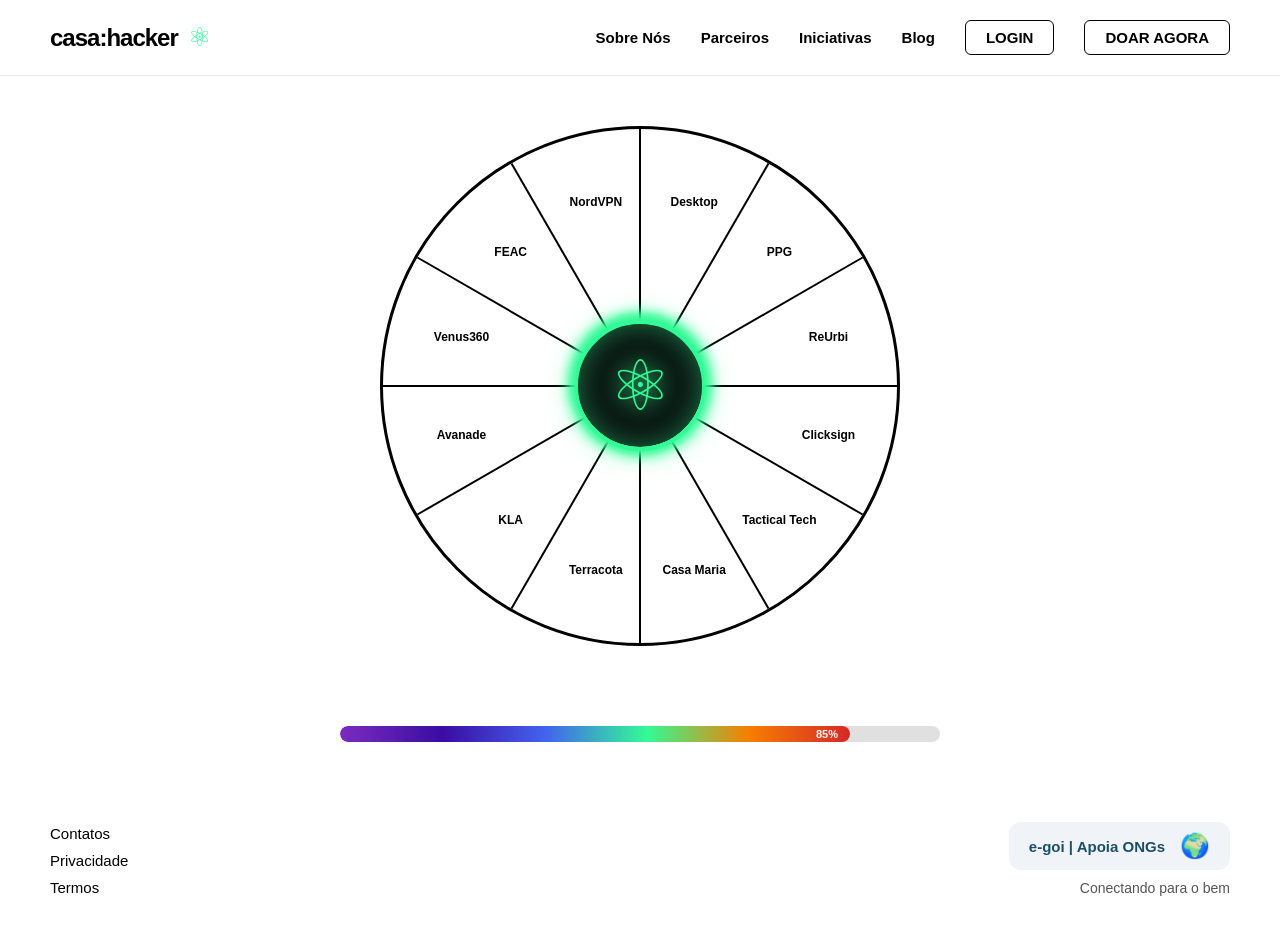
<file: index.html>
<!DOCTYPE html>
<html lang="pt-BR">
<head>
    <meta charset="UTF-8">
    <meta name="viewport" content="width=device-width, initial-scale=1.0">
    <title>casa:hacker - Loading Screen</title>
    <style>
        /* Estilos Globais */
        * {
            margin: 0;
            padding: 0;
            box-sizing: border-box;
            font-family: 'Segoe UI', Roboto, Helvetica, Arial, sans-serif;
        }

        body {
            background-color: #ffffff;
            color: #000000;
            display: flex;
            flex-direction: column;
            min-height: 100vh;
            overflow-x: hidden; /* Evita rolagem horizontal por causa do pulso */
        }

        /* Cabeçalho (Header) */
        header {
            display: flex;
            justify-content: space-between;
            align-items: center;
            padding: 20px 50px;
            border-bottom: 1px solid #eaeaea;
            position: relative;
            z-index: 20;
            background: #fff;
        }

        .logo-casa-hacker {
            font-size: 24px;
            font-weight: 900;
            letter-spacing: -1px;
            display: flex;
            align-items: center;
            gap: 10px;
        }

        .logo-casa-hacker::after {
            content: "⚛";
            color: #32FA96;
            font-size: 26px;
            font-weight: normal;
        }

        .nav-links {
            display: flex;
            align-items: center;
            gap: 30px;
        }

        .nav-links a {
            text-decoration: none;
            color: #000000;
            font-size: 15px;
            font-weight: 600;
        }

        .btn-login {
            border: 1px solid #000;
            padding: 8px 20px;
            border-radius: 6px;
        }

        .btn-donate {
            border: 1px solid #000;
            padding: 8px 20px;
            border-radius: 6px;
        }

        /* Área Central (Wheel) */
        .main-content {
            flex-grow: 1;
            display: flex;
            flex-direction: column;
            justify-content: center;
            align-items: center;
            padding: 50px 20px;
            position: relative;
        }

        /* O Círculo Preto Principal */
        .wheel-container {
            position: relative;
            width: 520px;
            height: 520px;
            border-radius: 50%;
            border: 3px solid #000000;
            background-color: #ffffff;
            z-index: 5;
        }

        /* Linhas divisórias (Raios) cruzando o círculo */
        .spoke {
            position: absolute;
            top: 0;
            left: 50%;
            width: 2px;
            height: 100%;
            background-color: #000000;
            transform-origin: center;
            margin-left: -1px;
            z-index: 1;
        }
        .spoke:nth-child(1) { transform: rotate(0deg); }
        .spoke:nth-child(2) { transform: rotate(30deg); }
        .spoke:nth-child(3) { transform: rotate(60deg); }
        .spoke:nth-child(4) { transform: rotate(90deg); }
        .spoke:nth-child(5) { transform: rotate(120deg); }
        .spoke:nth-child(6) { transform: rotate(150deg); }

        /* Centro Escuro com Átomo Verde */
        .center-hub {
            position: absolute;
            top: 50%;
            left: 50%;
            width: 130px;
            height: 130px;
            margin-top: -65px;
            margin-left: -65px;
            background-color: #0b1a13;
            border-radius: 50%;
            border: 3px solid #32FA96;
            display: flex;
            justify-content: center;
            align-items: center;
            z-index: 15;
            box-shadow: inset 0 0 25px rgba(50, 250, 150, 0.4), 0 0 30px rgba(50, 250, 150, 0.6);
        }

        .center-hub::before {
            content: "⚛";
            font-size: 70px;
            color: #32FA96;
            text-shadow: 0 0 20px #32FA96;
        }

        /* Efeito de Pulso Verde Vazando para fora da roda */
        .pulse-wave {
            position: absolute;
            top: 43%;
            left: 50%;
            width: 130px;
            height: 130px;
            margin-top: -65px;
            margin-left: -65px;
            border-radius: 50%;
            border: 2px solid #32FA96;
            box-shadow: 0 0 15px #32FA96;
            z-index: 10;
            animation: ripple 4s infinite cubic-bezier(0.1, 0.5, 0.5, 1);
            pointer-events: none;
        }

        .pulse-wave:nth-child(2) { animation-delay: 1s; }
        .pulse-wave:nth-child(3) { animation-delay: 2s; }
        .pulse-wave:nth-child(4) { animation-delay: 3s; }

        @keyframes ripple {
            0% { transform: scale(1); opacity: 0.4; }
            100% { transform: scale(5); opacity: 0; } /* Scale 5 faz o pulso chegar a 650px, saindo do círculo preto (520px) */
        }

        /* Posicionamento Matemático dos Logos:
           i*30deg rotaciona para a fatia.
           O +15deg empurra perfeitamente para o meio de duas linhas.
        */
        .logo-wrapper {
            position: absolute;
            top: 50%;
            left: 50%;
            width: 80px;
            height: 30px;
            margin-top: -15px;
            margin-left: -35px;
            display: flex;
            justify-content: center;
            align-items: center;
            z-index: 20;
            /* O translateY(-190px) define a distância do centro */
            transform: rotate(calc((var(--i) * 30deg) + 15deg)) translateY(-190px) rotate(calc((var(--i) * -30deg) - 15deg));
        }

        /* ESTILO DO PLACEHOLDER (Para mostrar o alinhamento perfeito) */
        .logo-placeholder {
            width: 100%;
            height: 100%;
            background-color: #f9f9f9;
            border: 1px dashed #bbb;
            border-radius: 8px;
            display: flex;
            justify-content: center;
            align-items: center;
            font-size: 11px;
            font-weight: bold;
            color: #666;
            text-align: center;
            padding: 5px;
        }

        /* Regra para as suas imagens (oculto até você usar a tag img) */
        .logo-wrapper img {
            max-width: 100%;
            max-height: 100%;
            object-fit: contain;
        }

        /* Barra de Progresso */
        .progress-section {
            margin-top: 80px;
            width: 600px;
            z-index: 20;
        }

        .progress-bar {
            width: 100%;
            height: 16px;
            background-color: #e0e0e0;
            border-radius: 12px;
            overflow: hidden;
        }

        .progress-fill {
            width: 85%;
            height: 100%;
            background: linear-gradient(90deg, #7b2cbf 0%, #3a0ca3 20%, #4361ee 40%, #32FA96 60%, #f77f00 80%, #d62828 100%);
            border-radius: 12px;
            display: flex;
            align-items: center;
            justify-content: flex-end;
            padding-right: 12px;
        }

        .progress-text {
            color: #ffffff;
            font-size: 11px;
            font-weight: bold;
        }

        /* Rodapé (Footer) */
        footer {
            display: flex;
            justify-content: space-between;
            align-items: flex-end;
            padding: 30px 50px;
            background: #fff;
            position: relative;
            z-index: 20;
        }

        .footer-links {
            display: flex;
            flex-direction: column;
            gap: 10px;
        }

        .footer-links a {
            text-decoration: none;
            color: #000000;
            font-size: 15px;
        }

        .footer-right {
            text-align: right;
            display: flex;
            flex-direction: column;
            align-items: flex-end;
            gap: 5px;
        }

        .egoi-card {
            background-color: #f0f4f8;
            padding: 10px 20px;
            border-radius: 12px;
            display: flex;
            align-items: center;
            gap: 15px;
            font-weight: bold;
            color: #1a4f66;
            font-size: 15px;
        }

        .egoi-card span { font-size: 24px; }
        .tagline { font-size: 14px; color: #555; margin-top: 5px;}
    .partner-placeholder { display: inline-block; font-size: 12px; font-weight: 700; text-align: center; max-width: 90px; overflow-wrap: anywhere; }
    </style>
</head>
<body>

    <header>
        <div class="logo-casa-hacker">casa:hacker</div>
        <div class="nav-links">
            <a href="#">Sobre Nós</a>
            <a href="#">Parceiros</a>
            <a href="#">Iniciativas</a>
            <a href="#">Blog</a>
            <a href="#" class="btn-login">LOGIN</a>
            <a href="#" class="btn-donate">DOAR AGORA</a>
        </div>
    </header>

    <div class="main-content">
        <div class="pulse-wave"></div>
        <div class="pulse-wave"></div>
        <div class="pulse-wave"></div>
        <div class="pulse-wave"></div>

        <div class="wheel-container">
            <div class="spoke"></div>
            <div class="spoke"></div>
            <div class="spoke"></div>
            <div class="spoke"></div>
            <div class="spoke"></div>
            <div class="spoke"></div>

            <div class="center-hub"></div>

            <div class="logo-wrapper" style="--i: 0;">
               <span class="partner-placeholder">Desktop</span>
            </div>
            <div class="logo-wrapper" style="--i: 1;">
               <span class="partner-placeholder">PPG</span>
            </div>
            <div class="logo-wrapper" style="--i: 2;">
                <span class="partner-placeholder">ReUrbi</span>
            </div>
            <div class="logo-wrapper" style="--i: 3;">
                <span class="partner-placeholder">Clicksign</span>
            </div>
            <div class="logo-wrapper" style="--i: 4;">
                <span class="partner-placeholder">Tactical Tech</span>
            </div>
            <div class="logo-wrapper" style="--i: 5;">
                <span class="partner-placeholder">Casa Maria</span>
            </div>
            <div class="logo-wrapper" style="--i: 6;">
                <span class="partner-placeholder">Terracota</span>
            </div>
            <div class="logo-wrapper" style="--i: 7;">
                <span class="partner-placeholder">KLA</span>
            </div>
            <div class="logo-wrapper" style="--i: 8;">
                <span class="partner-placeholder">Avanade</span>
            </div>
            <div class="logo-wrapper" style="--i: 9;">
                <span class="partner-placeholder">Venus360</span>
            </div>
            <div class="logo-wrapper" style="--i: 10;">
                <span class="partner-placeholder">FEAC</span>
            </div>
            <div class="logo-wrapper" style="--i: 11;">
                <span class="partner-placeholder">NordVPN</span>
            </div>
        </div>

        <div class="progress-section">
            <div class="progress-bar">
                <div class="progress-fill">
                    <span class="progress-text">85%</span>
                </div>
            </div>
        </div>
    </div>

    <footer>
        <div class="footer-links">
            <a href="#">Contatos</a>
            <a href="#">Privacidade</a>
            <a href="#">Termos</a>
        </div>
        <div class="footer-right">
            <div class="egoi-card">
                e-goi | Apoia ONGs <span>🌍</span>
            </div>
            <div class="tagline">Conectando para o bem</div>
        </div>
    </footer>

</body>
</html>
</file>
